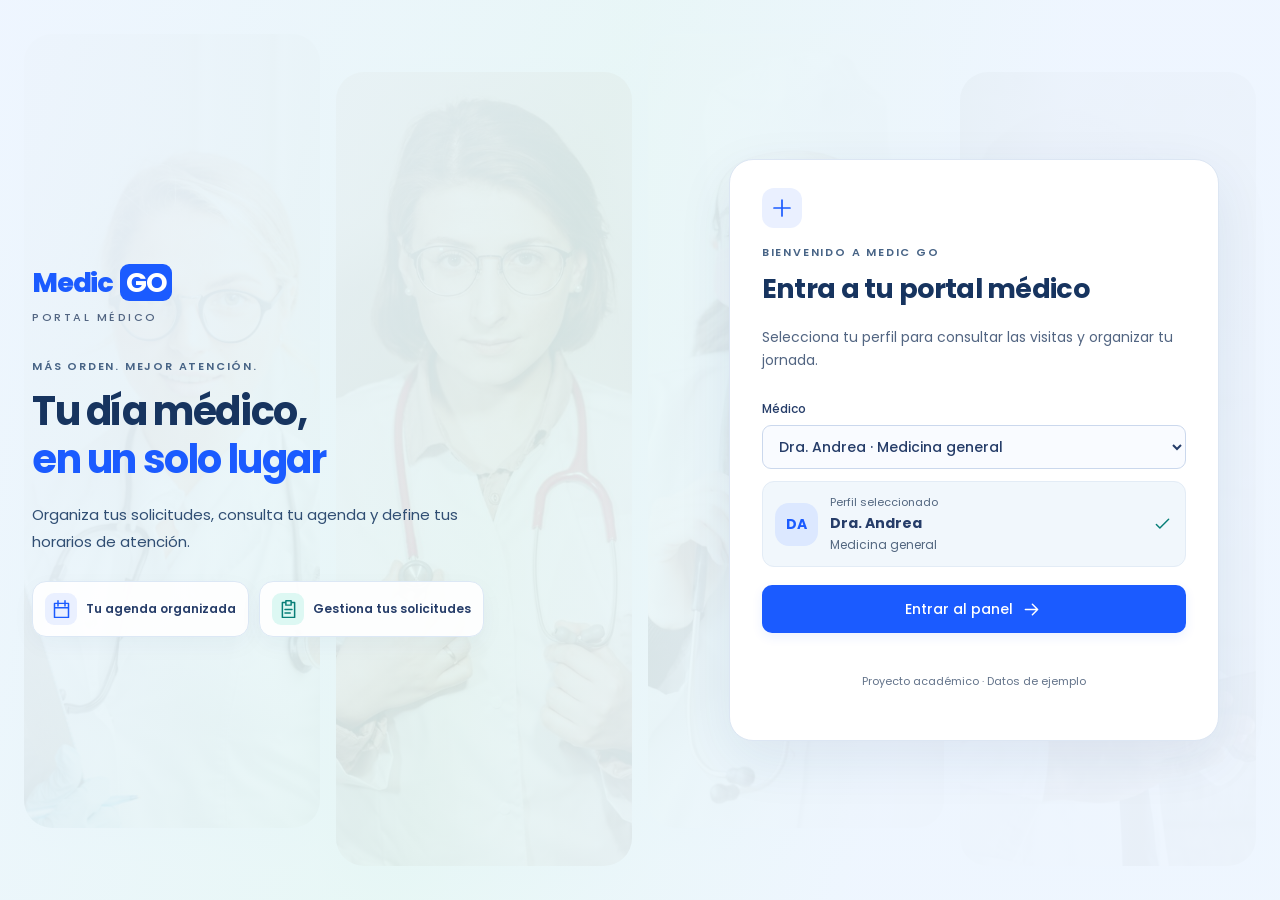
<file: index.html>
<!doctype html>
<html lang="es">
  <head>
    <meta charset="UTF-8">
    <meta name="viewport" content="width=device-width, initial-scale=1">
    <title>Acceso · Medic GO</title>
    <link rel="stylesheet" href="styles.css">
    <link rel="stylesheet" href="assets/acceso.css">
    <script src="app.js" defer></script>
  </head>
  <body data-page="acceso">
    <div id="app"></div>
  </body>
</html>
</file>
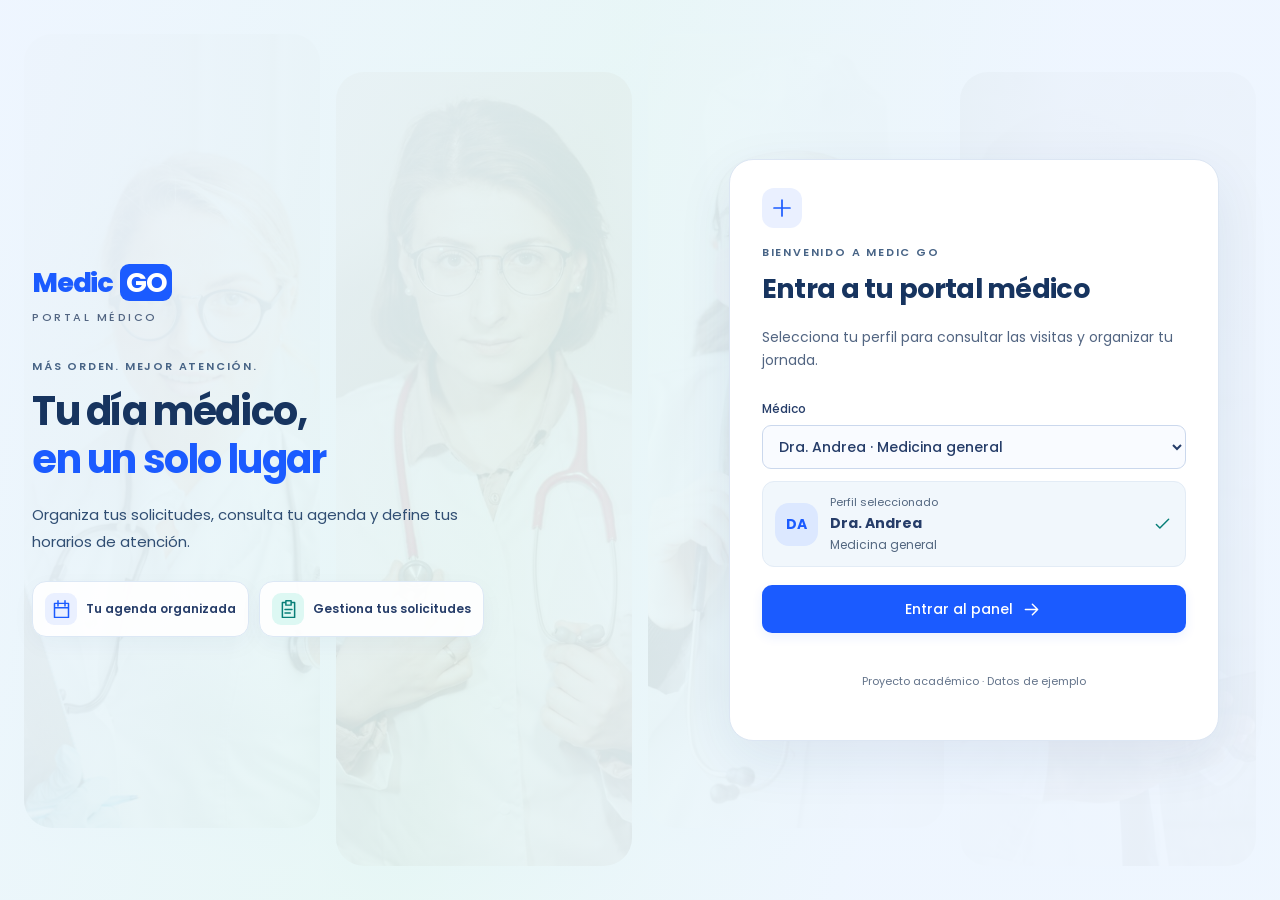
<file: agenda.html>
<!doctype html>
<html lang="es">
  <head>
    <meta charset="UTF-8">
    <meta name="viewport" content="width=device-width, initial-scale=1">
    <title>Agenda · Medic GO</title>
    <link rel="stylesheet" href="styles.css">
    <script src="app.js" defer></script>
  </head>
  <body data-page="agenda">
    <div id="app"></div>
  </body>
</html>
</file>
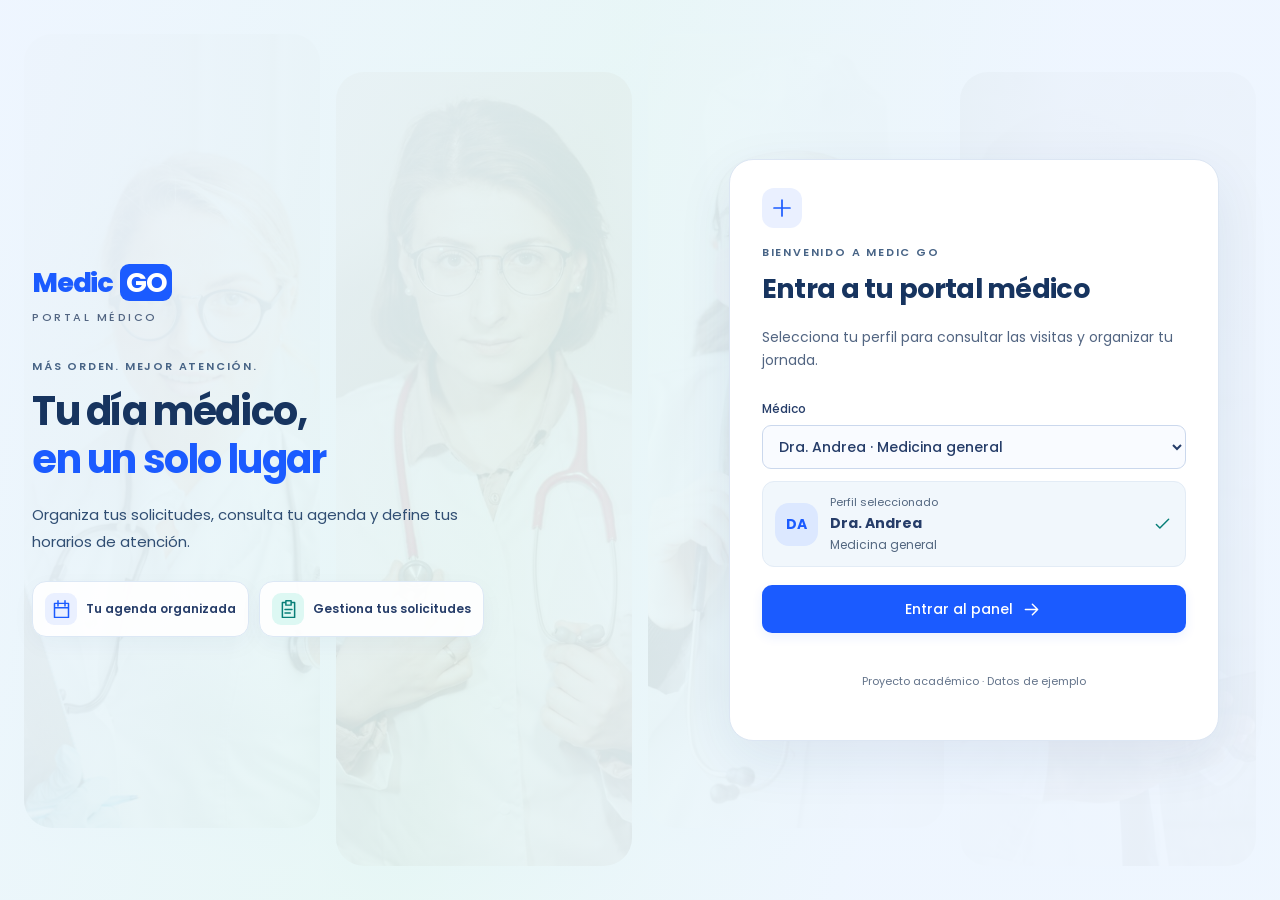
<file: disponibilidad.html>
<!doctype html>
<html lang="es">
  <head>
    <meta charset="UTF-8">
    <meta name="viewport" content="width=device-width, initial-scale=1">
    <title>Disponibilidad · Medic GO</title>
    <link rel="stylesheet" href="styles.css">
    <script src="app.js" defer></script>
  </head>
  <body data-page="disponibilidad">
    <div id="app"></div>
  </body>
</html>
</file>
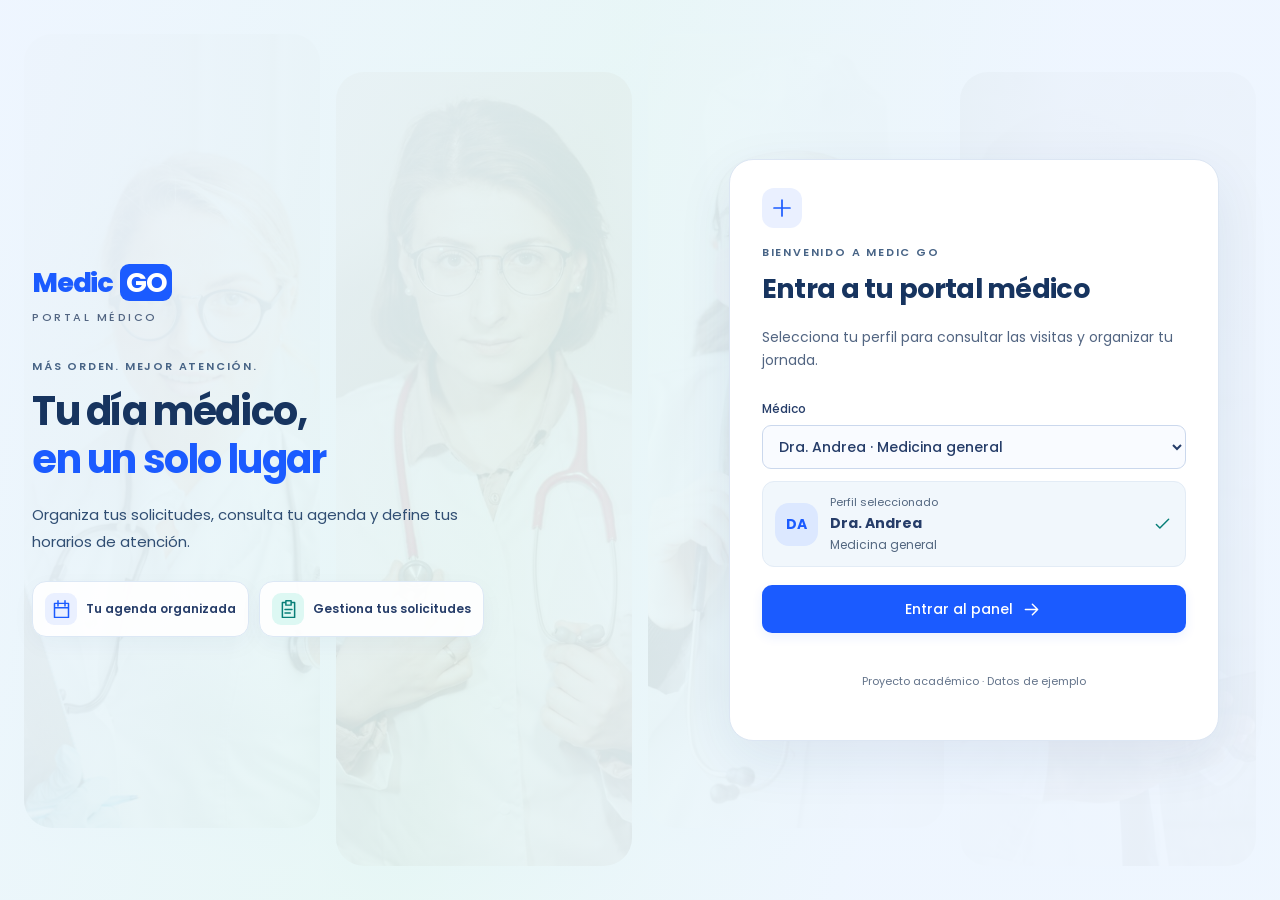
<file: historial.html>
<!doctype html>
<html lang="es">
  <head>
    <meta charset="UTF-8">
    <meta name="viewport" content="width=device-width, initial-scale=1">
    <title>Historial · Medic GO</title>
    <link rel="stylesheet" href="styles.css">
    <script src="app.js" defer></script>
  </head>
  <body data-page="historial">
    <div id="app"></div>
  </body>
</html>
</file>
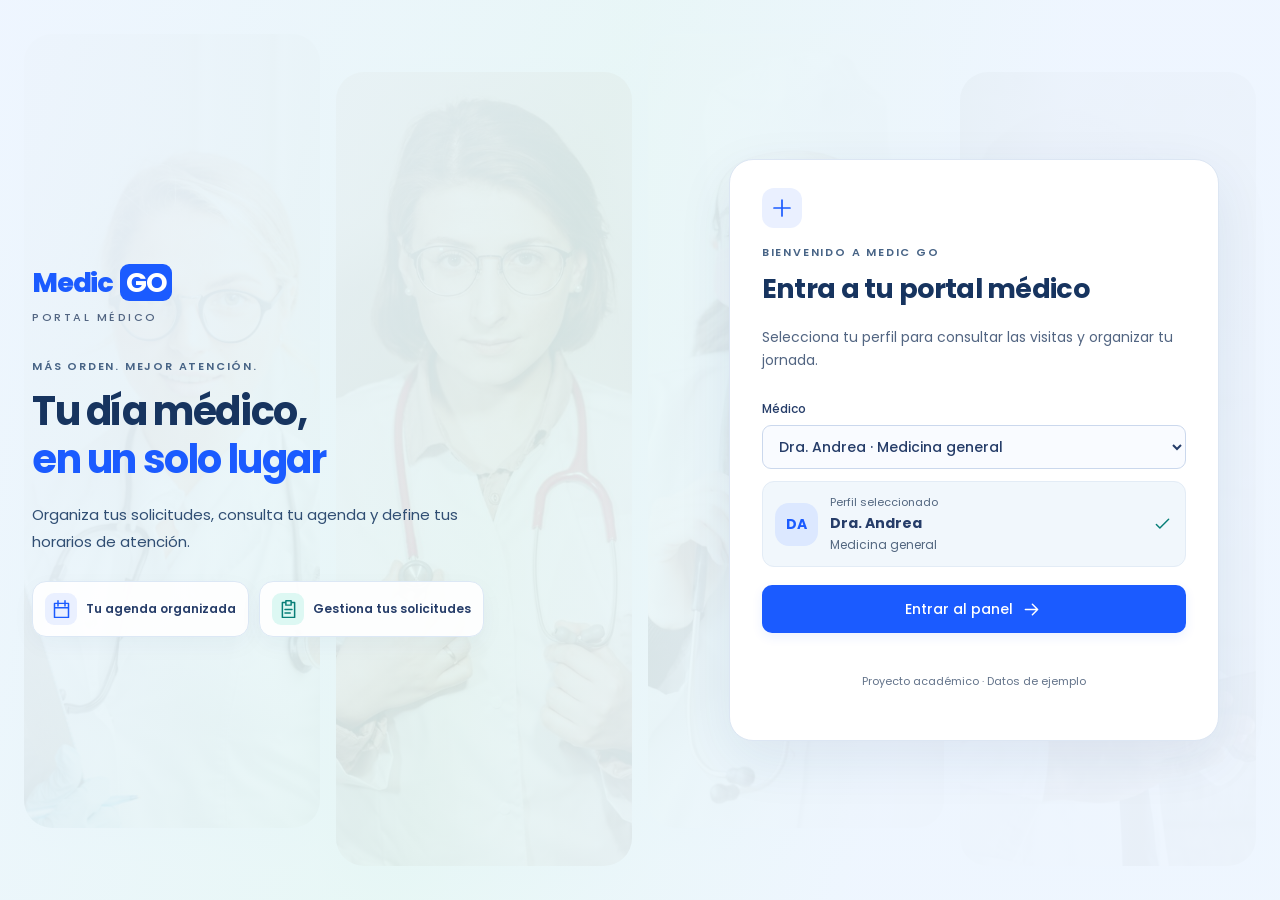
<file: resumen.html>
<!doctype html>
<html lang="es">
  <head>
    <meta charset="UTF-8">
    <meta name="viewport" content="width=device-width, initial-scale=1">
    <title>Resumen · Medic GO</title>
    <link rel="stylesheet" href="styles.css">
    <script src="app.js" defer></script>
  </head>
  <body data-page="resumen">
    <div id="app"></div>
  </body>
</html>
</file>
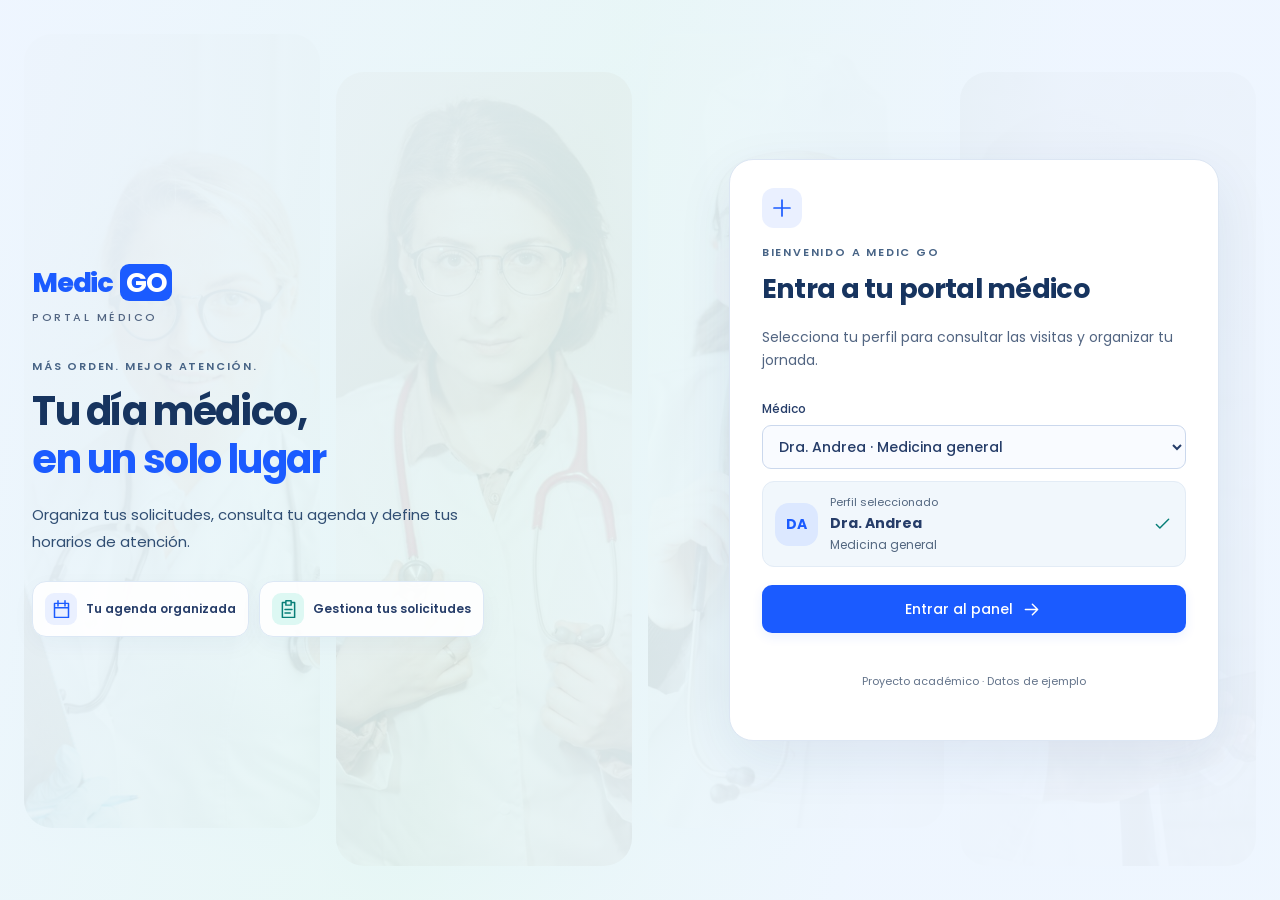
<file: solicitudes.html>
<!doctype html>
<html lang="es">
  <head>
    <meta charset="UTF-8">
    <meta name="viewport" content="width=device-width, initial-scale=1">
    <title>Solicitudes · Medic GO</title>
    <link rel="stylesheet" href="styles.css">
    <script src="app.js" defer></script>
  </head>
  <body data-page="solicitudes">
    <div id="app"></div>
  </body>
</html>
</file>
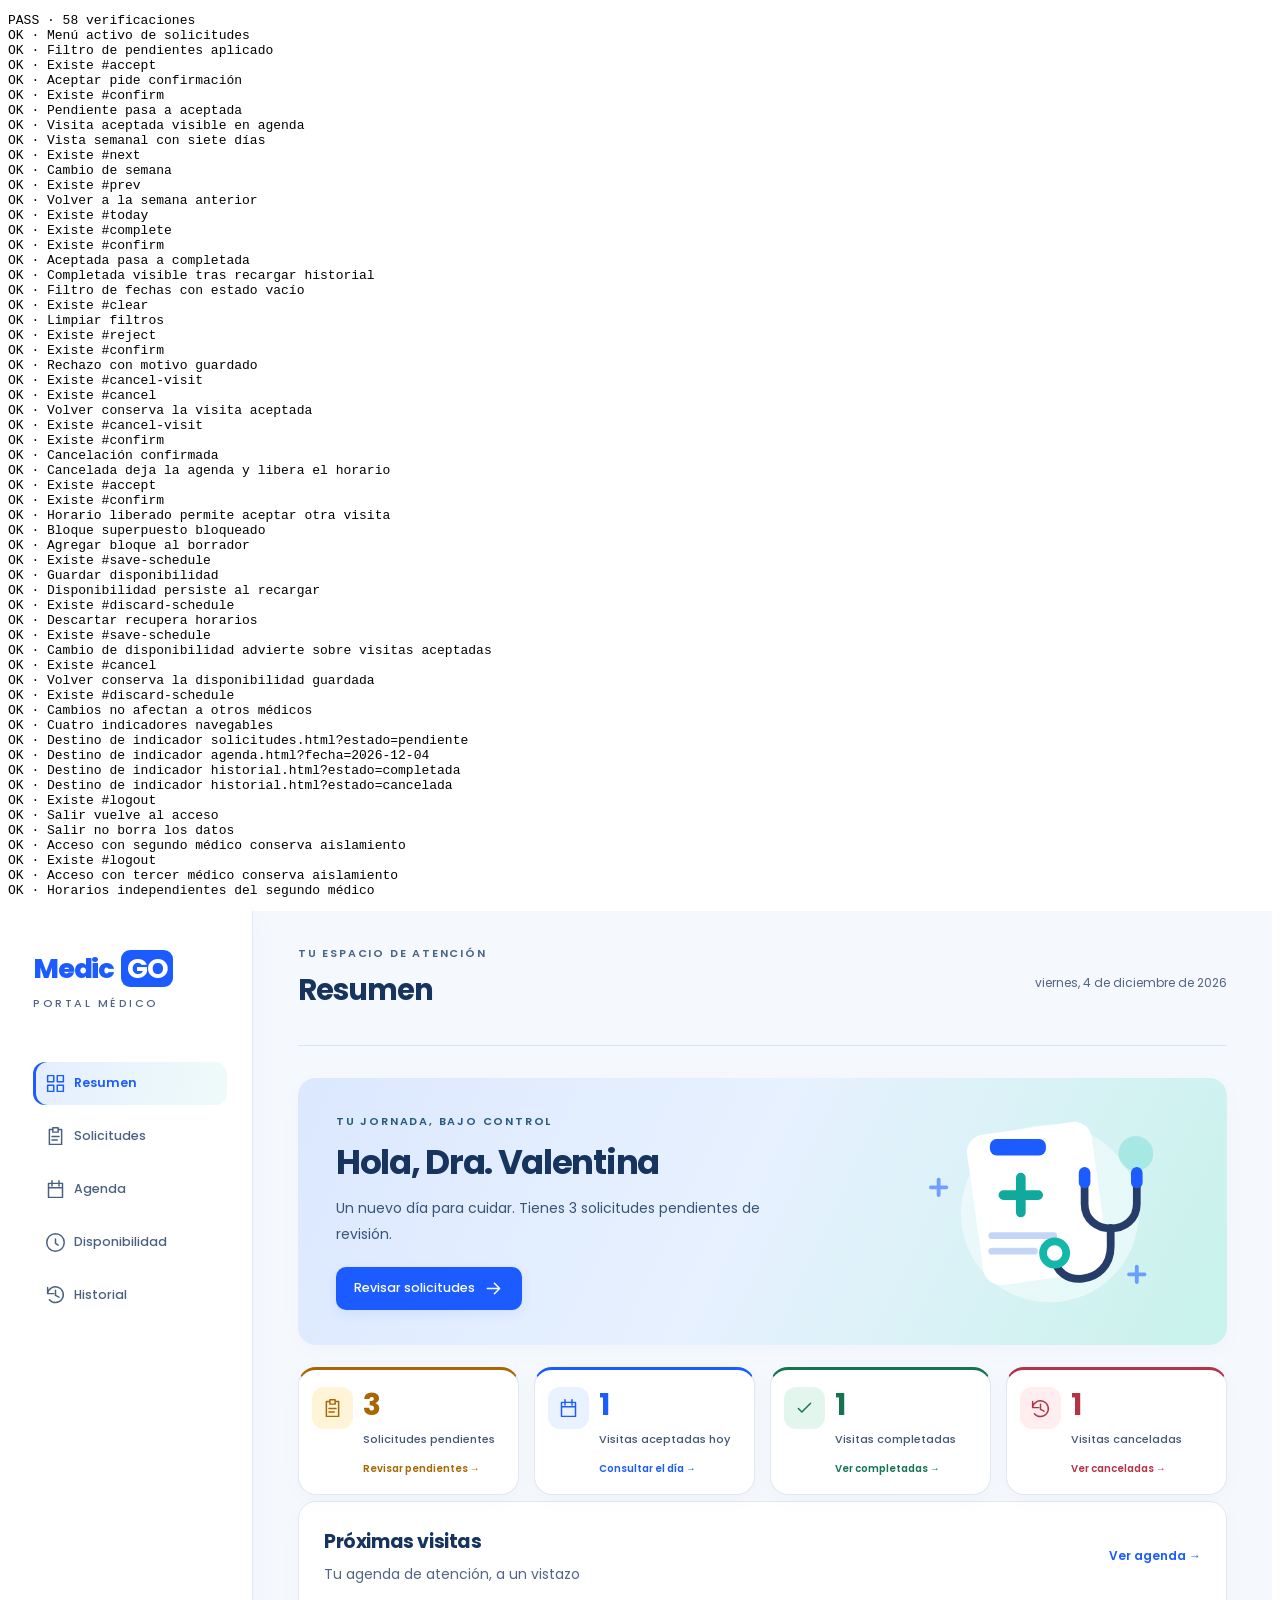
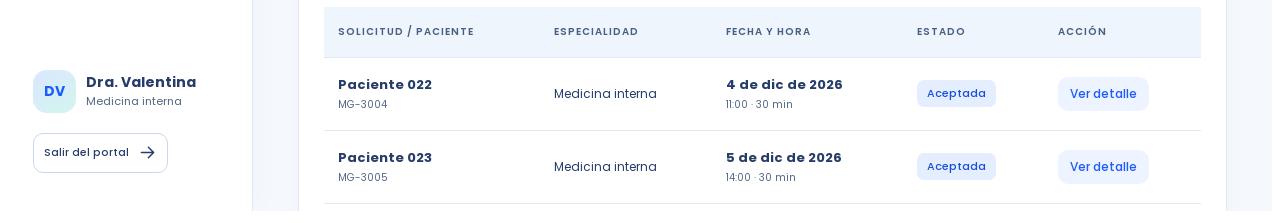
<file: qa/interacciones.html>
<!doctype html>
<html lang="es">
  <head>
    <meta charset="UTF-8">
    <base href="../">
    <title>Verificación del portal</title>
  </head>
  <body>
    <pre id="report">Ejecutando pruebas…</pre>
    <iframe id="portal" style="width:100%;height:900px;border:0" title="Portal en pruebas"></iframe>
    <script>
      (async () => {
          const frame = document.querySelector('#portal'), results = [];
          const check = (condition, message) => {
              if (!condition)
                  throw Error(message);
              results.push('OK · ' + message);
          };
          const load = (page) => new Promise((resolve, reject) => {
              frame.onload = () => resolve(frame.contentWindow);
              frame.onerror = reject;
              frame.src = page;
          });
          const $ = selector => frame.contentDocument.querySelector(selector);
          const click = selector => {
              const el = $(selector);
              check(!!el, 'Existe ' + selector);
              el.click();
          };
          const change = (selector, value) => {
              const el = $(selector);
              el.value = value;
              el.dispatchEvent(new Event('change'));
          };
          const dataKey = 'medicgo-medicos:data:v1';
          const selectionKey = 'medicgo-medicos:selected:v1';
          const backup = [dataKey, selectionKey].map(key => [key, localStorage.getItem(key)]);
          try {
              localStorage.setItem('medicgo-medicos:selected:v1', 'm1');
              let w = await load('solicitudes.html?estado=pendiente');
              const originalOther = w.eval('JSON.stringify(data.visits.filter(v=>v.doctor!==doctor.id))');
              check($('a.active').getAttribute('href') === 'solicitudes.html', 'Menú activo de solicitudes');
              check($('#request-status').value === 'pendiente', 'Filtro de pendientes aplicado');
              w.eval(`own()[0].date=relative(-1); data.schedules[doctor.id][parseDate(relative(-1)).getDay()].blocks=[{start:'00:00',end:'23:59'}];save()`);
              const id = w.eval('own()[0].id');
              w.detail(id);
              click('#accept');
              check(w.eval('own()[0].status') === 'pendiente', 'Aceptar pide confirmación');
              click('#confirm');
              check(w.eval('own()[0].status') === 'aceptada', 'Pendiente pasa a aceptada');
              const date = w.eval('own()[0].date');
              w = await load('agenda.html?fecha=' + date);
              check($('#calendar').textContent.includes(id), 'Visita aceptada visible en agenda');
              change('#agenda-mode', 'week');
              check(frame.contentDocument.querySelectorAll('.day').length === 7, 'Vista semanal con siete días');
              const before = $('#agenda-date').value;
              click('#next');
              check($('#agenda-date').value !== before, 'Cambio de semana');
              click('#prev');
              check($('#agenda-date').value === before, 'Volver a la semana anterior');
              click('#today');
              w.detail(id);
              click('#complete');
              click('#confirm');
              check(w.eval('own()[0].status') === 'completada', 'Aceptada pasa a completada');
              w = await load('historial.html?estado=completada');
              check($('#history-table').textContent.includes(id), 'Completada visible tras recargar historial');
              change('#from', '2099-01-01');
              check(!!$('.empty'), 'Filtro de fechas con estado vacío');
              click('#clear');
              check($('#from').value === '' && $('#history-status').value === 'closed', 'Limpiar filtros');
              w = await load('solicitudes.html');
              const rejectId = w.eval('own()[1].id');
              w.detail(rejectId);
              click('#reject');
              $('#reject-reason').value = 'Agenda completa';
              click('#confirm');
              check(w.eval('own()[1].status') === 'rechazada' && w.eval('own()[1].reason') === 'Agenda completa', 'Rechazo con motivo guardado');
              const cancelId = w.eval('own()[3].id');
              w.detail(cancelId);
              click('#cancel-visit');
              click('#cancel');
              check(w.eval('own()[3].status') === 'aceptada', 'Volver conserva la visita aceptada');
              w.detail(cancelId);
              click('#cancel-visit');
              click('#confirm');
              check(w.eval('own()[3].status') === 'cancelada', 'Cancelación confirmada');
              check(!w.eval('agendaVisits([own()[3].date]).some(v=>v.id===own()[3].id)'), 'Cancelada deja la agenda y libera el horario');
              w.eval('own()[2].date=own()[3].date;own()[2].time=own()[3].time;save()');
              w.detail(w.eval('own()[2].id'));
              click('#accept');
              click('#confirm');
              check(w.eval('own()[2].status') === 'aceptada', 'Horario liberado permite aceptar otra visita');
              w = await load('disponibilidad.html');
              const count = w.eval('data.schedules[doctor.id][1].blocks.length');
              $('#block-day').value = '1';
              $('#block-start').value = '08:00';
              $('#block-end').value = '09:00';
              $('#block-form').requestSubmit();
              check(w.eval('scheduleDraft[1].blocks.length') === count, 'Bloque superpuesto bloqueado');
              $('#block-start').value = '20:00';
              $('#block-end').value = '21:00';
              $('#block-form').requestSubmit();
              check(w.eval('scheduleDraft[1].blocks.length') === count + 1, 'Agregar bloque al borrador');
              click('#save-schedule');
              check(w.eval('data.schedules[doctor.id][1].blocks.length') === count + 1, 'Guardar disponibilidad');
              w = await load('disponibilidad.html');
              check(w.eval('data.schedules[doctor.id][1].blocks.length') === count + 1, 'Disponibilidad persiste al recargar');
              const remove = frame.contentDocument.querySelector('[data-remove="1,' + count + '"]');
              remove.click();
              click('#discard-schedule');
              check(w.eval('scheduleDraft[1].blocks.length') === count + 1, 'Descartar recupera horarios');
              // Un bloque que cubre una visita exige confirmación antes de guardarse.
              const accepted = w.eval('own().find(v=>v.status==="aceptada"&&v.date>=relative(0))');
              const affectedDay = w.eval(`parseDate('${accepted.date}').getDay()`);
              const affectedIndex = w.eval(`data.schedules[doctor.id][${affectedDay}].blocks.findIndex(b=>minutes('${accepted.time}')>=minutes(b.start)&&minutes('${accepted.time}')+30<=minutes(b.end))`);
              frame.contentDocument.querySelector(`[data-remove="${affectedDay},${affectedIndex}"]`).click();
              click('#save-schedule');
              check($('#modal').open, 'Cambio de disponibilidad advierte sobre visitas aceptadas');
              click('#cancel');
              check(w.eval(`data.schedules[doctor.id][${affectedDay}].blocks.length>scheduleDraft[${affectedDay}].blocks.length`), 'Volver conserva la disponibilidad guardada');
              click('#discard-schedule');
              check(w.eval('JSON.stringify(data.visits.filter(v=>v.doctor!==doctor.id))') === originalOther, 'Cambios no afectan a otros médicos');
              w = await load('resumen.html');
              check(frame.contentDocument.querySelectorAll('.stat[href]').length === 4, 'Cuatro indicadores navegables');
              for (const link of frame.contentDocument.querySelectorAll('.stat')) {
                  const url = link.getAttribute('href');
                  const response = await fetch(url);
                  check(response.ok, 'Destino de indicador ' + url);
              }
              const saved = localStorage.getItem('medicgo-medicos:data:v1');
              click('#logout');
              await new Promise(resolve => {
                  frame.onload = resolve;
              });
              check(frame.contentWindow.location.pathname.endsWith('/index.html'), 'Salir vuelve al acceso');
              check(localStorage.getItem('medicgo-medicos:data:v1') === saved, 'Salir no borra los datos');
              $('#doctor').value = 'm2';
              $('#access-form').requestSubmit();
              await new Promise(resolve => {
                  frame.onload = resolve;
              });
              check(frame.contentWindow.eval('own().every(v=>v.doctor==="m2")'), 'Acceso con segundo médico conserva aislamiento');
              w = frame.contentWindow;
              const secondSchedule = w.eval('JSON.stringify(data.schedules[doctor.id])');
              const logoutNavigation = new Promise(resolve => { frame.onload = resolve; });
              click('#logout');
              await logoutNavigation;
              $('#doctor').value = 'm3';
              const thirdNavigation = new Promise(resolve => { frame.onload = resolve; });
              $('#access-form').requestSubmit();
              await thirdNavigation;
              check(frame.contentWindow.eval('own().every(v=>v.doctor==="m3")'), 'Acceso con tercer médico conserva aislamiento');
              check(frame.contentWindow.eval('JSON.stringify(data.schedules.m2)') === secondSchedule, 'Horarios independientes del segundo médico');
              document.querySelector('#report').textContent = 'PASS · ' + results.length + ' verificaciones\n' + results.join('\n');
          }
          catch (error) {
              document.querySelector('#report').textContent = 'FAIL · ' + error.stack + '\n' + results.join('\n');
          }
          finally {
              // Restaura exactamente los valores iniciales incluso si una prueba falla.
              for (const [key, value] of backup) {
                  if (value === null) localStorage.removeItem(key);
                  else localStorage.setItem(key, value);
              }
          }
      })();
      
    </script>
  </body>
</html>
</file>
<file: styles.css>
@import url('https://fonts.googleapis.com/css2?family=Poppins:wght@400;500;600;700;800&display=swap');

/* Fundamentos, componentes y estados. */
* {
  box-sizing: border-box;
}

button,input,select {
  font: inherit;
}

button,a,input,select {
  touch-action: manipulation;
}

button,a {
  transition: .18s;
}

button {
  cursor: pointer;
}

a {
  color: var(--blue);
  text-decoration: none;
}

button:focus-visible,a:focus-visible,input:focus-visible,select:focus-visible {
  outline: 3px solid #89aaff;
  outline-offset: 3px;
}

.brand {
  font-size: 27px;
  font-weight: 800;
  letter-spacing: -1.2px;
  color: var(--blue);
}

.brand b {
  background: var(--blue);
  color: white;
  border-radius: 9px;
  padding: 0 6px;
  margin-left: 3px;
}

.brand small {
  display: block;
  font-size: 11px;
  font-weight: 500;
  letter-spacing: 2.5px;
  margin-top: 6px;
  color: var(--muted);
  text-transform: uppercase;
}

.sidebar nav {
  margin-top: 50px;
  display: grid;
  gap: 10px;
}

.sidebar nav a:hover {
  background: var(--bg);
  color: var(--blue);
}

.icon {
  width: 21px;
  height: 21px;
  vertical-align: middle;
  flex-shrink: 0;
}

.side-bottom {
  margin-top: auto;
  padding-top: 30px;
}

.profile {
  display: flex;
  align-items: center;
  gap: 10px;
  margin-bottom: 20px;
}

.profile small {
  display: block;
  color: var(--muted);
  font-size: 11px;
}

.main {
  margin-left: 245px;
  padding: 34px 45px 20px;
  max-width: 1660px;
}

h3 {
  font-size: 15px;
  margin: 0;
}

p {
  line-height: 1.8;
}

.muted {
  color: var(--muted);
}

.topdate {
  font-size: 12px;
  color: var(--muted);
}

.btn.secondary {
  background: #edf3ff;
  color: var(--blue);
}

.btn.small {
  padding: 8px 12px;
  font-size: 12px;
}

.section-head {
  display: flex;
  align-items: center;
  justify-content: space-between;
  gap: 12px;
  margin-bottom: 22px;
}

.table-wrap {
  overflow: auto;
}

table {
  width: 100%;
  border-collapse: collapse;
  white-space: nowrap;
  text-align: left;
}

th,td {
  padding: 17px 14px;
  border-bottom: 1px solid var(--line);
}

td {
  font-size: 12px;
}

td strong {
  display: block;
  font-size: 13px;
}

.filters label,.field {
  display: grid;
  gap: 7px;
  font-size: 12px;
  font-weight: 500;
}

input,select {
  border: 1px solid #dfe5ef;
  border-radius: 9px;
  background: white;
  padding: 10px 12px;
  color: var(--ink);
  min-height: 42px;
}

.empty {
  padding: 45px 15px;
  text-align: center;
  color: var(--muted);
}

.empty .icon {
  width: 34px;
  height: 34px;
  margin-bottom: 12px;
}

.week {
  display: grid;
  grid-template-columns: repeat(7,minmax(125px,1fr));
  gap: 10px;
  min-width: 930px;
}

.day h3 {
  font-size: 12px;
  margin-bottom: 16px;
}

.appointment strong {
  display: block;
  color: var(--blue);
  margin-bottom: 5px;
}

.schedule {
  display: grid;
  grid-template-columns: repeat(2,1fr);
  gap: 18px;
}

.login {
  min-height: 100vh;
  display: grid;
  grid-template-columns: 1.05fr 1fr;
}

.login-story h1 {
  font-size: 48px;
  line-height: 1.22;
  max-width: 480px;
  margin-top: 65px;
}

.login-story p {
  max-width: 410px;
}

.login-visual {
  display: flex;
  gap: 12px;
  margin-top: 40px;
  align-items: center;
}

.login-visual .avatar {
  background: white;
  width: 65px;
  height: 65px;
}

.login-panel {
  padding: 50px;
  display: flex;
  flex-direction: column;
  justify-content: center;
  max-width: 520px;
  margin: auto;
  width: 100%;
}

.login-panel h1 {
  font-size: 28px;
}

.login-panel .btn {
  width: 100%;
}

.login-panel .footer {
  margin-top: 50px;
}

dialog::backdrop {
  background: #172c6066;
  backdrop-filter: blur(3px);
}

.dialog-head {
  display: flex;
  justify-content: space-between;
  align-items: center;
  margin-bottom: 18px;
}

.actions {
  display: flex;
  gap: 9px;
  justify-content: flex-end;
  margin-top: 25px;
  flex-wrap: wrap;
}

.toast {
  position: fixed;
  bottom: 25px;
  right: 25px;
  background: var(--ink);
  color: white;
  border-radius: 12px;
  padding: 16px 22px;
  z-index: 20;
  max-width: calc(100% - 40px);
  box-shadow: 0 8px 25px #263d6920;
}

button:disabled {
  opacity: .5;
  cursor: not-allowed;
}

:root {
  --blue: #1B5BFF;
  --light: #DBE7FF;
  --ink: #263D69;
  --bg: #F8F8F9;
  --muted: #526582;
  --turquoise: #0eaa9c;
  --line: #e0e8f4;
}

body {
  margin: 0;
  color: var(--ink);
  font: 14px Poppins,Arial,sans-serif;
  background: #f5f8fd;
}

h1, h2, h3 {
  color: #17345f;
}

h1 {
  font-size: 29px;
  letter-spacing: -1px;
  margin: 7px 0 8px;
  font-weight: 700;
}

h2 {
  margin: 0 0 8px;
  font-size: 19px;
  letter-spacing: -.4px;
}

.sidebar {
  position: fixed;
  inset: 0 auto 0 0;
  width: 245px;
  background: white;
  border-right: 1px solid var(--line);
  padding: 38px 25px;
  display: flex;
  flex-direction: column;
  z-index: 5;
  box-shadow: 6px 0 28px #263d6905;
}

.sidebar nav a {
  display: flex;
  align-items: center;
  gap: 13px;
  padding: 14px 18px;
  border-radius: 12px;
  font-weight: 500;
  color: #4a6081;
}

.sidebar nav a.active {
  color: var(--blue);
  background: linear-gradient(100deg, #e5eeff, #effbf9);
  box-shadow: inset 3px 0 var(--blue);
  font-weight: 600;
}

.avatar {
  display: grid;
  place-items: center;
  width: 43px;
  height: 43px;
  color: var(--blue);
  border-radius: 14px;
  font-weight: 700;
  flex-shrink: 0;
  background: linear-gradient(145deg, #dbe7ff, #d2f5ee);
}

.card {
  background: white;
  border: 1px solid var(--line);
  border-radius: 18px;
  padding: 25px;
  margin-bottom: 22px;
  box-shadow: 0 5px 24px #263d6906;
}

.topbar {
  display: flex;
  align-items: center;
  justify-content: space-between;
  border-bottom: 1px solid var(--line);
  padding-bottom: 25px;
  margin-bottom: 32px;
  gap: 15px;
  border-bottom-color: #dce5f3;
}

.eyebrow {
  font-size: 11px;
  font-weight: 600;
  text-transform: uppercase;
  letter-spacing: 1.8px;
  color: #486486;
}

.hero {
  border: 0;
  display: flex;
  justify-content: space-between;
  align-items: center;
  gap: 25px;
  background: linear-gradient(115deg, #dce8ff 0%, #e7f1ff 48%, #c8f3eb 100%);
  position: relative;
  overflow: hidden;
  min-height: 260px;
  padding: 32px 38px;
}

.hero h1 {
  font-size: clamp(27px, 2.7vw, 37px);
  letter-spacing: -1.3px;
}

.hero p {
  margin: 8px 0 20px;
  color: #385578;
  max-width: 470px;
}

.hero .eyebrow {
  color: #255b81;
}

.medical-art {
  width: clamp(180px, 24vw, 290px);
  flex: 0 1 290px;
  min-width: 160px;
}

.btn {
  display: inline-flex;
  justify-content: center;
  align-items: center;
  gap: 8px;
  border: 0;
  border-radius: 10px;
  padding: 11px 18px;
  background: var(--blue);
  color: white;
  font-weight: 500;
  box-shadow: 0 4px 12px #1b5bff15;
}

.btn.secondary, .btn.ghost, .btn.danger {
  box-shadow: none;
}

.btn.ghost {
  background: white;
  color: var(--ink);
  border: 1px solid var(--line);
  border-color: #cbd8eb;
}

.btn.danger {
  color: #a42b40;
  background: #fff0f1;
}

.btn:hover {
  filter: brightness(.94);
  transform: translateY(-1px);
  box-shadow: 0 6px 16px #1b5bff20;
}

.btn:disabled:hover {
  transform: none;
  box-shadow: none;
  filter: none;
}

.text-link {
  font-weight: 600;
  font-size: 12px;
  white-space: nowrap;
}

.text-link:hover {
  text-decoration: underline;
}

.stats {
  display: grid;
  grid-template-columns: repeat(4, minmax(0, 1fr));
  gap: 15px;
}

.stat {
  display: flex;
  color: var(--ink);
  align-items: flex-start;
  padding: 22px 16px;
  gap: 12px;
  border-top: 3px solid var(--tone);
}

.stat.pending {
  --tone: #a66704;
  --tint: #fff4d7;
}

.stat.accepted {
  --tone: #1B5BFF;
  --tint: #eaf1ff;
}

.stat.completed {
  --tone: #16734f;
  --tint: #e3f6ed;
}

.stat.cancelled {
  --tone: #b43347;
  --tint: #ffedf0;
}

.stat .stat-icon {
  padding: 10px;
  background: var(--tint);
  color: var(--tone);
  border-radius: 12px;
}

.stat strong {
  display: block;
  color: var(--tone);
  font-size: 30px;
  line-height: 1.25;
  margin: 0 0 6px;
}

.stat span {
  color: #415775;
  font-size: 11px;
  font-weight: 500;
  display: block;
}

.stat small {
  display: block;
  font-size: 10px;
  color: var(--tone);
  font-weight: 600;
  margin-top: 13px;
}

.stat:hover {
  transform: translateY(-3px);
  box-shadow: 0 12px 28px #263d6912;
  border-color: var(--tone);
}

th {
  font-size: 10px;
  letter-spacing: 1px;
  text-transform: uppercase;
  font-weight: 600;
  background: #eff5fd;
  color: #475f80;
}

td small {
  color: #536785;
}

tbody tr:hover {
  background: #f8fbff;
}

.badge {
  display: inline-block;
  border-radius: 7px;
  padding: 5px 10px;
  font-size: 11px;
  background: #eef1f6;
  color: #62718d;
  font-weight: 500;
}

.badge.pendiente {
  background: #fff2d1;
  color: #805108;
}

.badge.aceptada {
  background: #e5eeff;
  color: #174fdb;
}

.badge.completada {
  background: #e1f5eb;
  color: #166540;
}

.badge.cancelada {
  background: #ffe8ec;
  color: #a42b40;
}

.badge.rechazada {
  background: #f5eafa;
  color: #75428a;
}

.filters {
  display: flex;
  gap: 15px;
  flex-wrap: wrap;
  margin: 20px 0;
  padding: 17px;
  background: #f5f8fd;
  border-radius: 12px;
  align-items: end;
}

input, select {
  border-color: #c6d3e6;
}

.notice {
  border-radius: 10px;
  padding: 13px 16px;
  font-size: 12px;
  line-height: 1.7;
  background: #edf8f7;
  color: #285b62;
  border-left: 3px solid #21b4a7;
}

.schedule-day {
  border: 1px solid var(--line);
  border-radius: 12px;
  padding: 18px;
  background: linear-gradient(155deg, white, #f9fcff);
}

.schedule-day h3 {
  margin-bottom: 12px;
  display: flex;
  align-items: center;
  gap: 9px;
}

.schedule-day h3::before {
  content: '';
  width: 7px;
  height: 7px;
  background: var(--turquoise);
  border-radius: 50%;
}

.block {
  display: flex;
  justify-content: space-between;
  align-items: center;
  border-radius: 8px;
  padding: 9px 12px;
  margin-top: 8px;
  background: #ecf4ff;
  color: #254d81;
  font-weight: 500;
}

.block button {
  border: 0;
  background: transparent;
  color: #ad4157;
  font-size: 20px;
  min-height: 32px;
  min-width: 32px;
  border-radius: 6px;
}

.block button:hover {
  background: #ffe2e8;
}

.save-status {
  font-size: 11px;
  font-weight: 500;
  color: #285b62;
  background: #e7f5f2;
  border-radius: 8px;
  padding: 7px 10px;
}

.day {
  border-radius: 12px;
  padding: 12px;
  min-height: 220px;
  border: 1px solid #e2eaf5;
  background: #f5f9ff;
}

.appointment {
  width: 100%;
  text-align: left;
  border: 1px solid #cbdcff;
  background: white;
  color: var(--ink);
  border-left: 3px solid var(--blue);
  padding: 12px 8px;
  border-radius: 8px;
  margin-bottom: 9px;
  font-size: 11px;
  box-shadow: 0 3px 10px #263d6908;
}

.appointment:hover {
  border-color: var(--blue);
  transform: translateY(-2px);
}

.login-story {
  padding: 65px 12%;
  display: flex;
  flex-direction: column;
  justify-content: center;
  position: relative;
  overflow: hidden;
  background: linear-gradient(140deg, #dbe7ff 5%, #e3f0ff 53%, #bff0e6);
}

.login-story::after {
  content: '+';
  position: absolute;
  bottom: -90px;
  right: -20px;
  font-size: 400px;
  font-weight: 700;
  line-height: 1;
  color: #ffffff50;
  pointer-events: none;
}

.login-story > * {
  z-index: 1;
}

.login-panel .field {
  margin: 25px 0;
  margin-bottom: 30px;
}

.footer {
  font-size: 11px;
  text-align: center;
  padding: 22px;
  color: #586d88;
}

dialog {
  border: 0;
  border-radius: 18px;
  padding: 28px;
  width: min(480px,calc(100% - 32px));
  color: var(--ink);
  box-shadow: 0 25px 90px #182b6040;
  max-height: calc(100dvh - 40px);
  overflow: auto;
}

.details {
  display: grid;
  grid-template-columns: 1fr 1fr;
  gap: 18px;
  margin: 20px 0;
  padding: 18px;
  background: #f5f8fd;
  border-radius: 12px;
}

.details span {
  display: block;
  font-size: 11px;
  margin-bottom: 4px;
  color: #536785;
}

.close {
  border: 0;
  font-size: 25px;
  width: 34px;
  height: 34px;
  border-radius: 50%;
  background: #edf3fb;
  color: #415775;
}

.close:hover {
  background: #dbe7ff;
}

@media (min-width: 1600px) {
  .main {
    margin-right: auto;
  }
}

@media (max-width: 1200px) {
  .stats {
    grid-template-columns: repeat(2, minmax(0, 1fr));
    margin-bottom: 22px;
  }
  .stat {
    margin-bottom: 0;
  }
  .hero {
    padding: 28px;
  }
}

@media (max-width: 1100px) {
  .sidebar {
    width: 210px;
    padding: 30px 16px;
  }
  .main {
    margin-left: 210px;
    padding: 25px;
  }
}

@media (max-width: 760px) {
  .sidebar .brand {
    font-size: 23px;
  }
  .sidebar nav a {
    padding: 10px;
    gap: 7px;
    font-size: 12px;
    white-space: nowrap;
  }
  .profile {
    margin: 0;
  }
  .topbar {
    margin-bottom: 22px;
    padding-bottom: 18px;
  }
  .topdate {
    display: none;
  }
  h1 {
    font-size: 25px;
  }
  .stats {
    margin-bottom: 22px;
  }
  .card {
    padding: 18px;
  }
  .schedule {
    grid-template-columns: 1fr;
  }
  .login {
    grid-template-columns: 1fr;
  }
  .login-story {
    padding: 35px 25px;
  }
  .login-story h1 {
    font-size: 32px;
    margin-top: 35px;
  }
  .login-visual {
    display: none;
  }
  .login-panel {
    padding: 35px 25px;
  }
  .login-panel .footer {
    margin-top: 25px;
  }
  .filters>* {
    max-width: 100%;
  }
  .hero .btn {
    font-size: 12px;
  }
  .main {
    margin: 0;
    padding: 20px 16px;
    min-width: 0;
  }
  .sidebar {
    position: static;
    width: 100%;
    padding: 18px;
    border: 0;
    box-shadow: 0 4px 20px #263d6905;
  }
  .sidebar nav {
    display: flex;
    overflow: auto;
    margin-top: 20px;
    gap: 6px;
    padding-bottom: 7px;
  }
  .hero {
    padding: 25px;
    gap: 5px;
    min-height: 0;
    flex-wrap: wrap;
  }
  .hero > div {
    flex: 1 1 100%;
  }
  .medical-art {
    width: 170px;
    flex: 0 0 170px;
    height: 115px;
    margin: 8px auto -10px;
  }
  .hero h1 {
    font-size: 28px;
  }
  .stat {
    margin-bottom: 0;
    padding: 16px 12px;
    gap: 9px;
  }
  .stat .stat-icon {
    padding: 7px;
  }
  .stat strong {
    font-size: 26px;
  }
  .stat .icon {
    width: 18px;
    height: 18px;
  }
  .stat small {
    font-size: 10px;
  }
  .section-head {
    align-items: start;
    flex-wrap: wrap;
  }
  .filters {
    padding: 12px;
    gap: 10px;
  }
  .filters label {
    flex: 1 1 130px;
    min-width: 0;
  }
  .filters input, .filters select {
    width: 100%;
    min-width: 0;
  }
  .filters #prev, .filters #next {
    padding: 10px;
  }
  .side-bottom {
    display: flex;
    justify-content: space-between;
    align-items: center;
    padding-top: 15px;
    gap: 10px;
  }
  .profile strong {
    font-size: 12px;
  }
  .profile small {
    font-size: 10px;
  }
  .profile .avatar {
    width: 36px;
    height: 36px;
  }
  #logout {
    font-size: 10px;
    padding: 9px;
  }
  #logout svg {
    width: 16px;
  }
  .actions .btn {
    flex: 1 1 auto;
  }
  .login-story::after {
    font-size: 240px;
    bottom: -65px;
  }
  table {
    min-width: 650px;
  }
}

@media (max-width: 360px) {
  .stats {
    grid-template-columns: 1fr;
  }
  .side-bottom {
    flex-wrap: wrap;
  }
}

@media (prefers-reduced-motion: reduce) {
  *, *::before, *::after {
    animation: none !important;
    transition: none !important;
    scroll-behavior: auto !important;
  }
  .btn:hover, .stat:hover, .appointment:hover {
    transform: none;
  }
  dialog::backdrop {
    backdrop-filter: none;
  }
}
</file>
<file: assets/acceso.css>
/* Solo index.html: composición y movimiento de la pantalla de acceso. */
@font-face { font-family: 'Poppins'; font-style: normal; font-weight: 400; font-display: swap; src: url('poppins-400.ttf') format('truetype'); }
@font-face { font-family: 'Poppins'; font-style: normal; font-weight: 500; font-display: swap; src: url('poppins-500.ttf') format('truetype'); }
@font-face { font-family: 'Poppins'; font-style: normal; font-weight: 600; font-display: swap; src: url('poppins-600.ttf') format('truetype'); }
@font-face { font-family: 'Poppins'; font-style: normal; font-weight: 700; font-display: swap; src: url('poppins-700.ttf') format('truetype'); }
@font-face { font-family: 'Poppins'; font-style: normal; font-weight: 800; font-display: swap; src: url('poppins-800.ttf') format('truetype'); }

body[data-page="acceso"] { background: #edf5fc; }
.login { position: relative; isolation: isolate; min-height: 100vh; min-height: 100svh; max-width: none; margin: 0; padding: clamp(24px, 5vh, 44px) max(32px, calc((100vw - 1240px) / 2)); grid-template-columns: minmax(0, 1.1fr) minmax(0, 1fr); align-items: center; gap: clamp(32px, 5vw, 76px); }
.access-collage { position: absolute; z-index: -1; inset: 0; display: grid; grid-template-columns: repeat(4, minmax(0, 1fr)); gap: 16px; padding: 24px; pointer-events: none; animation: collage-enter 1s ease-out both; }
.access-collage::after { content: ''; position: absolute; inset: 0; background: linear-gradient(105deg, #eff6ffed 0%, #e9f8f5c9 42%, #eff6fff2 72%), linear-gradient(0deg, #d1f1ed70, #e1ecffb0); pointer-events: none; }
.collage-photo { align-self: stretch; min-width: 0; border-radius: 28px; overflow: hidden; box-shadow: 0 12px 36px #1b5bff10; pointer-events: auto; }
.collage-photo:nth-child(even) { margin-top: 48px; margin-bottom: 10px; animation: gentle-float 9s ease-in-out infinite; }
.collage-photo:nth-child(odd) { margin-top: 10px; margin-bottom: 48px; }
.collage-photo:nth-child(4) { animation-delay: -4s; }
.collage-photo img { display: block; width: 100%; height: 100%; object-fit: cover; object-position: 50% 25%; transition: transform .6s ease, filter .6s ease; }
.collage-photo:hover img { transform: scale(1.035); filter: brightness(1.12); }
.login-story { padding: 0; background: none; overflow: visible; position: relative; min-width: 0; }
.login-story::after { display: none; }
.story-eyebrow { margin-top: 32px; }
.login-story h1 { font-size: clamp(32px, 3.1vw, 44px); line-height: 1.22; letter-spacing: -1.4px; margin: 12px 0 18px; max-width: none; }
.login-story h1 span { color: #1B5BFF; }
.login-story p { font-size: 15px; line-height: 1.8; max-width: 440px; margin: 0; color: #304e73; }
.access-shortcut { display: none; }
.access-benefits { display: flex; flex-wrap: wrap; gap: 10px; margin-top: 26px; }
.floating-card { display: flex; align-items: center; gap: 9px; padding: 11px 12px; background: #ffffffed; border: 1px solid #dce8f5; border-radius: 14px; box-shadow: 0 8px 24px #173b650a; }
.floating-card strong { font-size: 12px; font-weight: 600; }
.floating-card > span { display: grid; place-items: center; width: 32px; height: 32px; border-radius: 9px; background: #eaf0ff; color: #1B5BFF; }
.requests-card > span { color: #087f78; background: #ddf8f3; }
.login-panel { width: 100%; max-width: 490px; padding: 28px 32px; margin: auto; background: #fff; border: 1px solid #dce6f3; border-radius: 24px; box-shadow: 0 18px 56px #193c7015; min-width: 0; }
.access-mark { display: grid; place-items: center; background: #eaf0ff; color: #1B5BFF; border-radius: 12px; width: 40px; height: 40px; margin-bottom: 16px; }
.access-mark .icon { width: 24px; height: 24px; }
.login-panel h1 { font-size: 27px; line-height: 1.3; letter-spacing: -.7px; margin: 10px 0; }
.login-panel p { font-size: 14px; line-height: 1.65; margin: 10px 0; }
.login-panel .field { margin: 18px 0 12px; }
.login-panel select { width: 100%; min-width: 0; background-color: #f9fbff; border-color: #cbd8ed; font-size: 14px; }
.selected-doctor { display: flex; align-items: center; gap: 12px; padding: 12px; background: #f1f7fc; border: 1px solid #e3ecf6; border-radius: 12px; margin-bottom: 18px; }
.selected-doctor .avatar { flex-shrink: 0; background: #dce8ff; color: #1B5BFF; }
.selected-doctor small, .selected-doctor strong, .selected-doctor span { display: block; }
.selected-doctor small { font-size: 11px; color: #536780; }
.selected-doctor strong { font-size: 14px; margin: 2px 0; }
.selected-doctor span { font-size: 12px; color: #536780; }
.selected-doctor > .icon { color: #087f78; margin-left: auto; flex-shrink: 0; }
.login-panel .btn { background: #1B5BFF; min-height: 48px; transition: transform .2s, box-shadow .2s, background .2s; }
.login-panel .btn:hover { background: #144ce0; transform: translateY(-2px); box-shadow: 0 8px 18px #1b5bff25; }
.login-panel .footer { margin-top: 18px; text-align: center; color: #64748b; }
.login-story, .login-panel { animation: access-enter .65s ease-out both; }
.login-panel { animation-delay: .1s; }
@keyframes access-enter { from { opacity: 0; transform: translateY(8px); } to { opacity: 1; transform: translateY(0); } }
@keyframes collage-enter { from { opacity: 0; } to { opacity: 1; } }
@keyframes gentle-float { 0%, 100% { transform: translateY(0); } 50% { transform: translateY(-3px); } }
@media (max-width: 800px) {
  .login { grid-template-columns: minmax(0, 1fr); padding: 24px 20px; gap: 24px; }
  .login-story, .login-panel { width: 100%; max-width: 490px; margin: auto; }
  .login-story h1 { font-size: 34px; }
  .story-eyebrow { margin-top: 22px; }
  .access-shortcut { display: inline-flex; align-items: center; gap: 6px; font-size: 13px; margin-top: 12px; align-self: flex-start; }
  .access-benefits { margin-top: 18px; }
  .login-panel { padding: 24px; }
  .access-collage { grid-template-columns: repeat(2, minmax(0, 1fr)); gap: 10px; padding: 12px; }
  .collage-photo:nth-child(n) { margin: 0; min-height: 0; }
  .access-collage::after { background: linear-gradient(130deg, #eff6fff0, #e0f5efdc); }
  #access-form { scroll-margin-top: 20px; }
}
@media (prefers-reduced-motion: reduce) {
  .login-story, .login-panel, .access-collage, .collage-photo:nth-child(n) { animation: none; }
  .login-panel .btn, .collage-photo img { transition: none; }
  .login-panel .btn:hover, .collage-photo:hover img { transform: none; }
}
</file>
